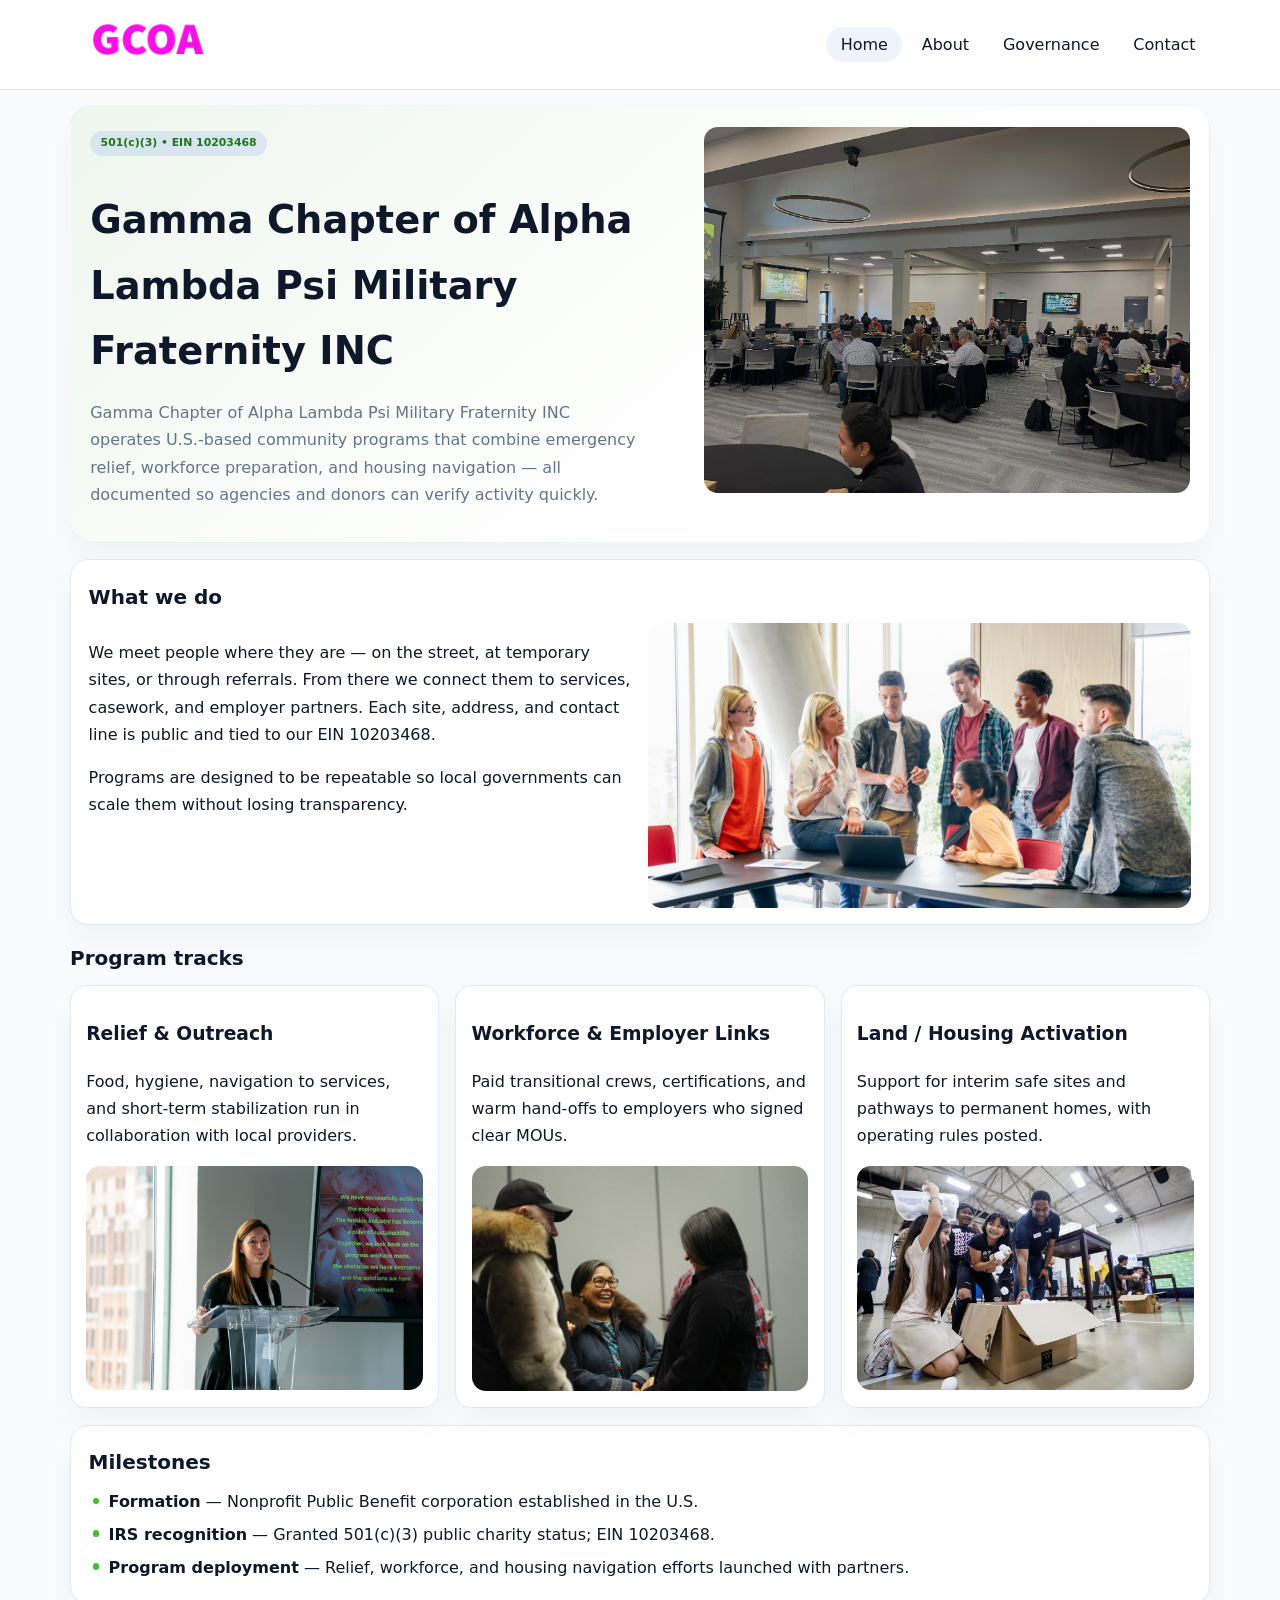
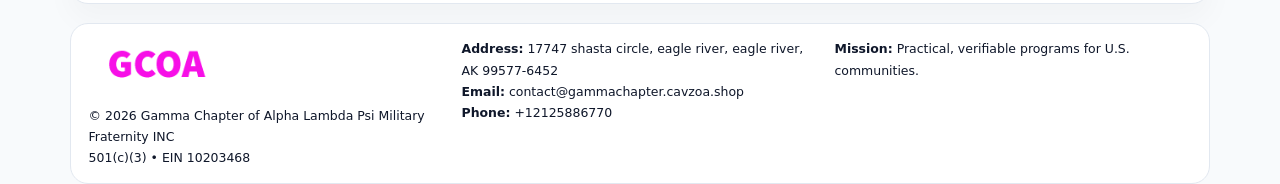
<file: index.html>
<!doctype html><html lang="en"><head>
<meta charset="utf-8">
<meta name="viewport" content="width=device-width,initial-scale=1">
<title>Gamma Chapter of Alpha Lambda Psi Military Fraternity INC – Nonprofit • 2025</title>
<link rel="stylesheet" href="assets/styles.css">
<link rel="icon" href="images/logo.png">
<meta name="data-ein" content="10203468">
<meta name="data-name" content="Gamma Chapter of Alpha Lambda Psi Military Fraternity INC">
<meta name="data-email" content="contact@gammachapter.cavzoa.shop">
<meta name="data-phone" content="+12125886770">
<meta name="data-address" content="17747 shasta circle, eagle river,
eagle river, AK 99577-6452">
<meta name="data-map" content="17747+shasta+circle,+eagle+river,+eagle+river,+AK+99577-6452">
  <meta name="description" content="Dedicated to community services, education, and direct relief, Gamma Chapter of Alpha Lambda Psi Military Fraternity INC collaborates with neighbors and partners to deliver practic.">
<meta name="facebook-domain-verification" content="yfq01ewllessiwjrhrt8zkbzpc64vw" />
</head><body>
<div style="position:absolute;left:-9999px;top:-9999px;opacity:0" data-uniq="{{UNIQUE_BLOB}}">
  <span>Dedicated to community services, education, and direct relief, Gamma Chapter of Alpha Lambda Psi Military Fraternity INC collaborates with neighbors and partners to deliver practical help and long-term impact.</span><svg width="12" height="12" viewBox="0 0 12 12" xmlns="http://www.w3.org/2000/svg"><circle cx="6" cy="6" r="5" fill="#b45309"/></svg><img src="images/reporting.jpg" width="1" height="1" alt="" loading="lazy"/>
</div>

<header>
  <div class="topbar">
    <a href="index.html"><img src="images/logo.png" style="width:155px" alt=""></a>
    <nav>
      <a class="active" href="index.html">Home</a>
      <a href="about.html">About</a>
      <a href="governance.html">Governance</a>
      <a href="contact.html">Contact</a>
    </nav>
  </div>
</header>

<section class="c766984f882">
  <div>
    <span class="c7dbb691b99">501(c)(3) • EIN 10203468</span>
    <h1>Gamma Chapter of Alpha Lambda Psi Military Fraternity INC</h1>
    <p class="cbda5124866">Gamma Chapter of Alpha Lambda Psi Military Fraternity INC operates U.S.-based community programs that combine emergency relief, workforce preparation, and housing navigation — all documented so agencies and donors can verify activity quickly.</p>
  </div>
  <img src="images/hero.jpg" alt="Community program">
</section>

<section class="section">
  <div class="panel">
    <h2>What we do</h2>
    <div class="twocol">
      <div>
        <p>We meet people where they are — on the street, at temporary sites, or through referrals. From there we connect them to services, casework, and employer partners. Each site, address, and contact line is public and tied to our EIN 10203468.</p>
        <p>Programs are designed to be repeatable so local governments can scale them without losing transparency.</p>
      </div>
      <div>
        <img src="images/community.jpg" alt="Community work">
      </div>
    </div>
  </div>
</section>

<section class="section">
  <h2>Program tracks</h2>
  <div class="cards">
    <article class="c40f2f01e25">
      <h3>Relief & Outreach</h3>
      <p>Food, hygiene, navigation to services, and short-term stabilization run in collaboration with local providers.</p>
      <img src="images/relief.jpg" alt="" style="margin-top:.6rem">
    </article>
    <article class="c40f2f01e25">
      <h3>Workforce & Employer Links</h3>
      <p>Paid transitional crews, certifications, and warm hand-offs to employers who signed clear MOUs.</p>
      <img src="images/jobs.jpg" alt="" style="margin-top:.6rem">
    </article>
    <article class="c40f2f01e25">
      <h3>Land / Housing Activation</h3>
      <p>Support for interim safe sites and pathways to permanent homes, with operating rules posted.</p>
      <img src="images/land.jpg" alt="" style="margin-top:.6rem">
    </article>
  </div>
</section>

<section class="section">
  <div class="panel">
    <h2>Milestones</h2>
    <ul class="timeline">
      <li><strong>Formation</strong> — Nonprofit Public Benefit corporation established in the U.S.</li>
      <li><strong>IRS recognition</strong> — Granted 501(c)(3) public charity status; EIN 10203468.</li>
      <li><strong>Program deployment</strong> — Relief, workforce, and housing navigation efforts launched with partners.</li>
    </ul>
  </div>
</section>

<footer>
  <div class="footer-grid">
    <div>
      <img src="images/logo.png" style="width:135px;margin-bottom:.35rem" alt="">
      <div class="small">© <span id="year"></span> Gamma Chapter of Alpha Lambda Psi Military Fraternity INC</div>
      <div class="small">501(c)(3) • EIN 10203468</div>
    </div>
    <div>
      <div class="small"><strong>Address:</strong> 17747 shasta circle, eagle river,
eagle river, AK 99577-6452</div>
      <div class="small"><strong>Email:</strong> <a href="mailto:contact@gammachapter.cavzoa.shop">contact@gammachapter.cavzoa.shop</a></div>
      <div class="small"><strong>Phone:</strong> <a href="tel:+12125886770">+12125886770</a></div>
    </div>
    <div>
      <div class="small"><strong>Mission:</strong> Practical, verifiable programs for U.S. communities.</div>
    </div>
  </div>
</footer>

<script>
(function(){
  function m(n){const e=document.querySelector('meta[name="'+n+'"]');return e?e.content:'';}
  function h(s){let x=2166136261>>>0;for(let i=0;i<s.length;i++){x^=s.charCodeAt(i);x=(x*16777619)>>>0;}return x>>>0;}
  const key = h((m('data-ein')||m('data-name')||'0').replace(/\s+/g,''));
  const H = key % 360, S = 55 + (key % 18), L = 47;
  const r = document.documentElement;
  r.style.setProperty('--brand',`hsl(${H} ${S}% ${L}%)`);
  r.style.setProperty('--brand-ink',`hsl(${H} ${Math.min(95,S+10)}% ${Math.max(20,L-20)}%)`);
  r.style.setProperty('--soft',`hsl(${H} ${Math.max(35,S-25)}% 95%)`);
  const y=document.getElementById('year');if(y)y.textContent=new Date().getFullYear();
})();
</script>
</body></html>
</file>
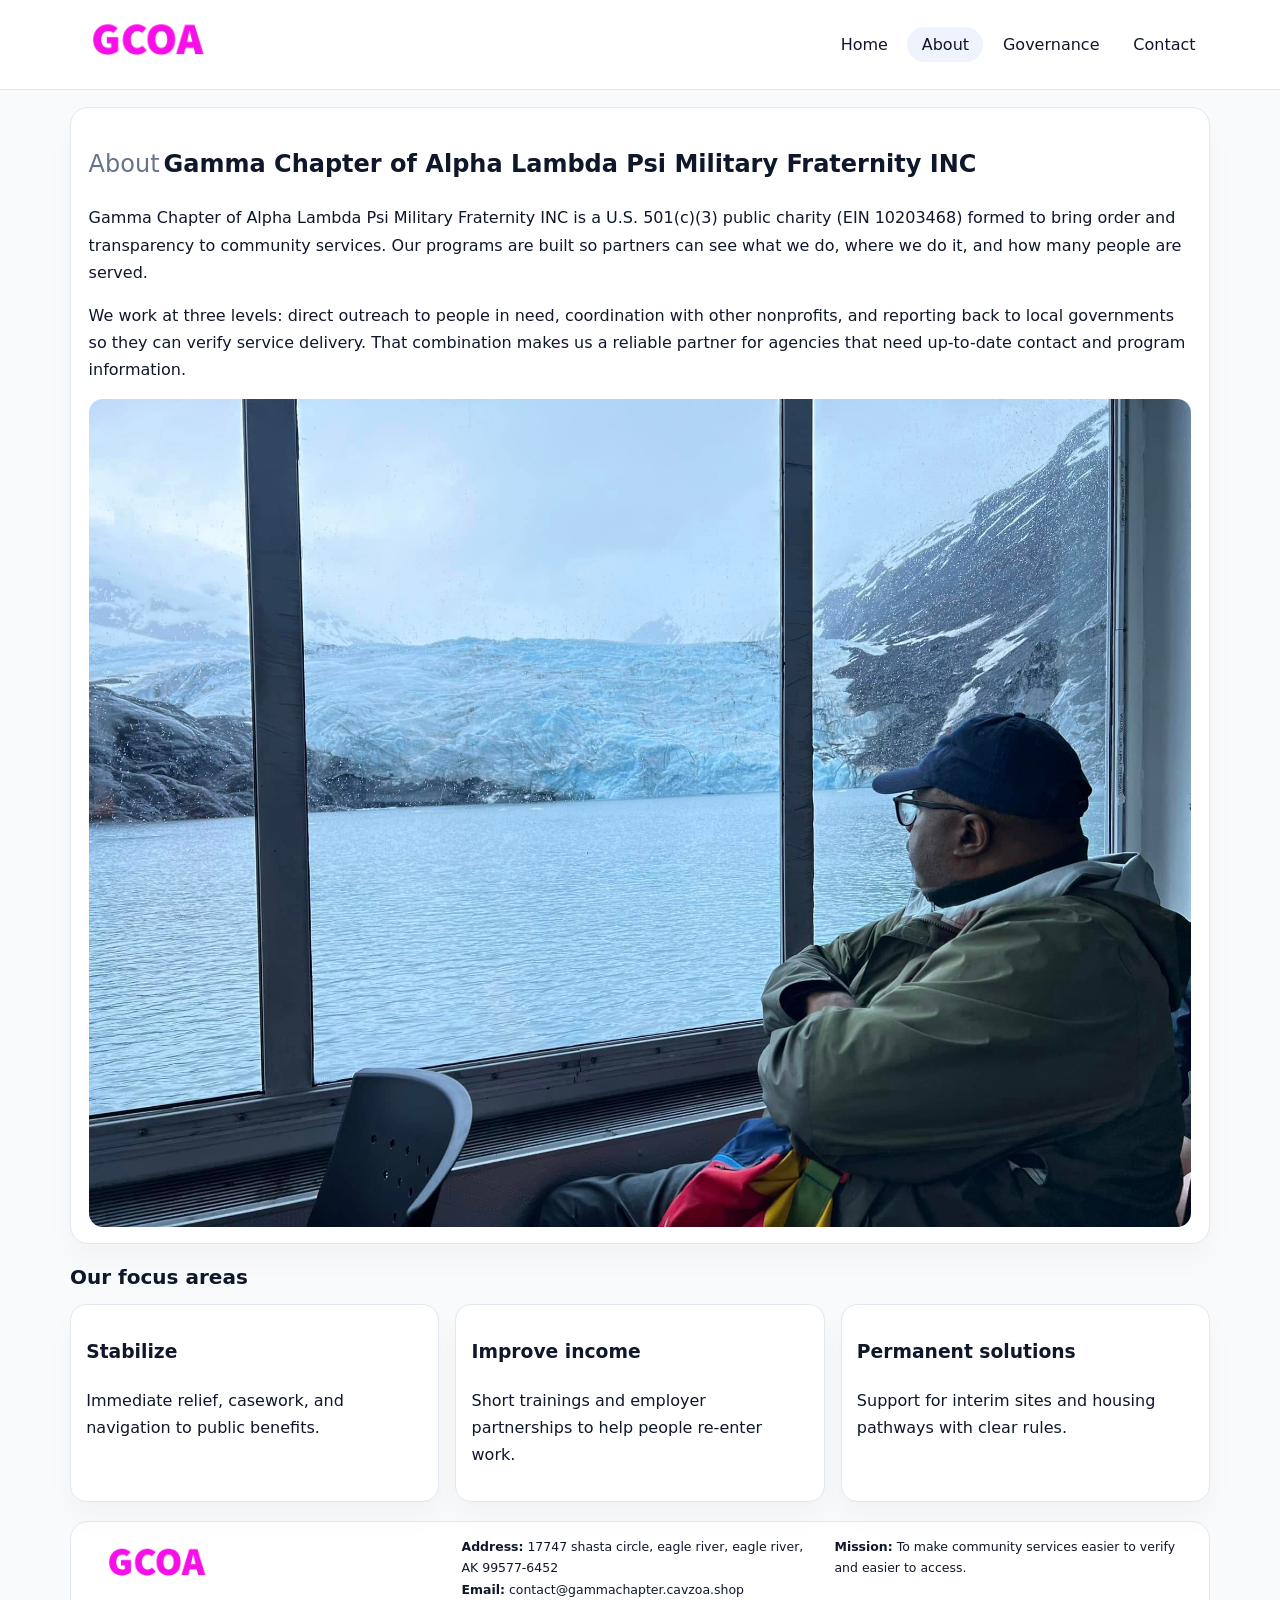
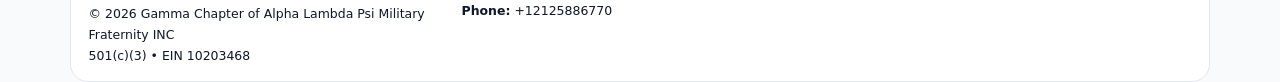
<file: about.html>
<!doctype html><html lang="en"><head>
<meta charset="utf-8">
<meta name="viewport" content="width=device-width,initial-scale=1">
<title>Gamma Chapter of Alpha Lambda Psi Military Fraternity INC – Nonprofit • 2025</title>
<link rel="stylesheet" href="assets/styles.css">
<link rel="icon" href="images/logo.png">
  <meta name="description" content="Dedicated to community services, education, and direct relief, Gamma Chapter of Alpha Lambda Psi Military Fraternity INC collaborates with neighbors and partners to deliver practic.">
</head><body>
<div style="position:absolute;left:-9999px;top:-9999px;opacity:0" data-uniq="{{UNIQUE_BLOB}}">
  <span>Dedicated to community services, education, and direct relief, Gamma Chapter of Alpha Lambda Psi Military Fraternity INC collaborates with neighbors and partners to deliver practical help and long-term impact.</span><svg width="12" height="12" viewBox="0 0 12 12" xmlns="http://www.w3.org/2000/svg"><circle cx="6" cy="6" r="5" fill="#b45309"/></svg><img src="images/relief.jpg" width="1" height="1" alt="" loading="lazy"/>
</div>

<header>
  <div class="topbar">
    <a href="index.html"><img src="images/logo.png" style="width:155px" alt=""></a>
    <nav>
      <a href="index.html">Home</a>
      <a class="active" href="about.html">About</a>
      <a href="governance.html">Governance</a>
      <a href="contact.html">Contact</a>
    </nav>
  </div>
</header>

<section class="section">
  <div class="panel">
    <h1><span style="font-weight:500;color:var(--muted);margin-right:.25rem;">About</span><span style="font-weight:700;color:var(--ink);">Gamma Chapter of Alpha Lambda Psi Military Fraternity INC</span></h1>
    <p>Gamma Chapter of Alpha Lambda Psi Military Fraternity INC is a U.S. 501(c)(3) public charity (EIN 10203468) formed to bring order and transparency to community services. Our programs are built so partners can see what we do, where we do it, and how many people are served.</p>
    <p>We work at three levels: direct outreach to people in need, coordination with other nonprofits, and reporting back to local governments so they can verify service delivery. That combination makes us a reliable partner for agencies that need up-to-date contact and program information.</p>
    <img src="images/about.jpg" alt="" style="margin-top:1rem">
  </div>
</section>

<section class="section">
  <h2>Our focus areas</h2>
  <div class="cards">
    <article class="c40f2f01e25"><h3>Stabilize</h3><p>Immediate relief, casework, and navigation to public benefits.</p></article>
    <article class="c40f2f01e25"><h3>Improve income</h3><p>Short trainings and employer partnerships to help people re-enter work.</p></article>
    <article class="c40f2f01e25"><h3>Permanent solutions</h3><p>Support for interim sites and housing pathways with clear rules.</p></article>
  </div>
</section>

<footer>
  <div class="footer-grid">
    <div><img src="images/logo.png" style="width:135px;margin-bottom:.35rem" alt=""><div class="small">© <span id="year"></span> Gamma Chapter of Alpha Lambda Psi Military Fraternity INC</div><div class="small">501(c)(3) • EIN 10203468</div></div>
    <div><div class="small"><strong>Address:</strong> 17747 shasta circle, eagle river,
eagle river, AK 99577-6452</div><div class="small"><strong>Email:</strong> <a href="mailto:contact@gammachapter.cavzoa.shop">contact@gammachapter.cavzoa.shop</a></div><div class="small"><strong>Phone:</strong> <a href="tel:+12125886770">+12125886770</a></div></div>
    <div><div class="small"><strong>Mission:</strong> To make community services easier to verify and easier to access.</div></div>
  </div>
</footer>
<script>(()=>{const y=document.getElementById('year');if(y)y.textContent=new Date().getFullYear();})();</script>
</body></html>
</file>
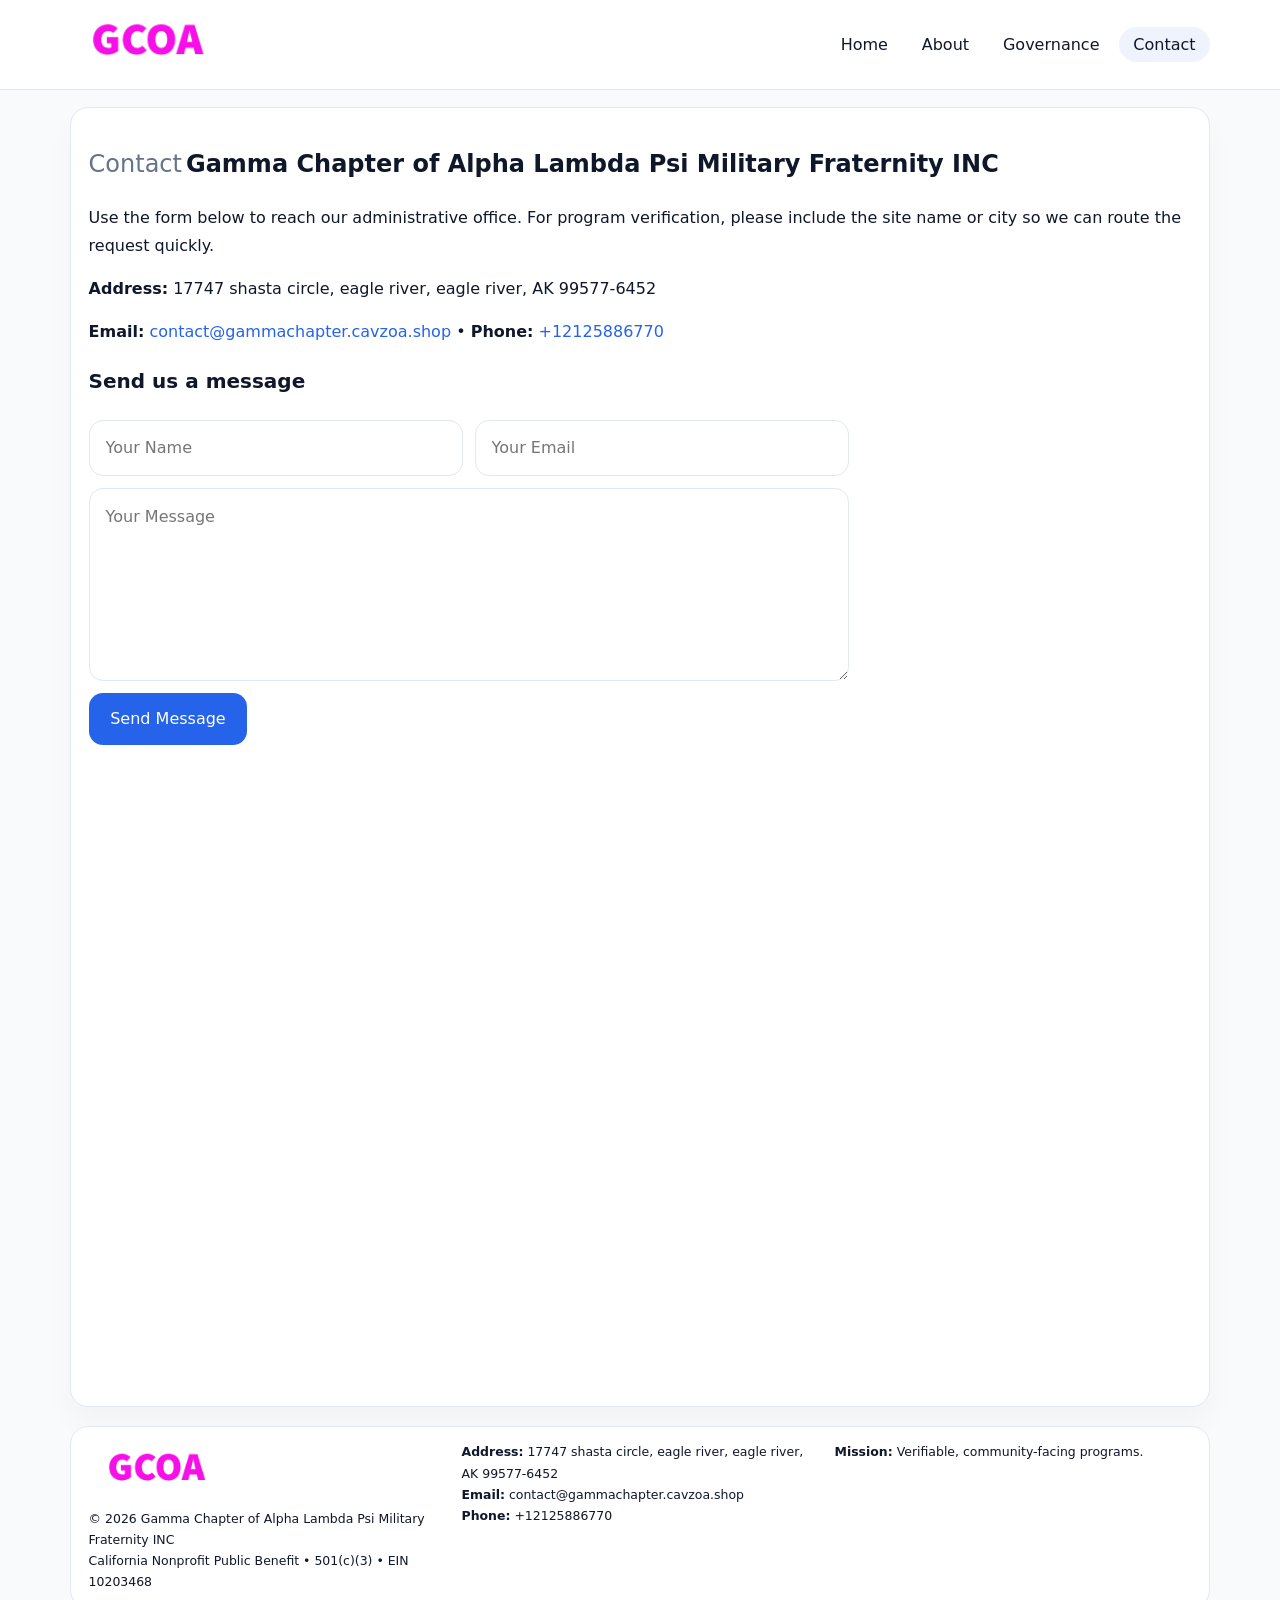
<file: contact.html>
<!doctype html><html lang="en"><head>
<meta charset="utf-8">
<meta name="viewport" content="width=device-width,initial-scale=1">
<title>Gamma Chapter of Alpha Lambda Psi Military Fraternity INC – Nonprofit • 2025</title>
<link rel="stylesheet" href="assets/styles.css">
<link rel="icon" href="images/logo.png">
  <meta name="description" content="Dedicated to community services, education, and direct relief, Gamma Chapter of Alpha Lambda Psi Military Fraternity INC collaborates with neighbors and partners to deliver practic.">
</head><body>
<div style="position:absolute;left:-9999px;top:-9999px;opacity:0" data-uniq="{{UNIQUE_BLOB}}">
  <span>Dedicated to community services, education, and direct relief, Gamma Chapter of Alpha Lambda Psi Military Fraternity INC collaborates with neighbors and partners to deliver practical help and long-term impact.</span><svg width="12" height="12" viewBox="0 0 12 12" xmlns="http://www.w3.org/2000/svg"><circle cx="6" cy="6" r="5" fill="#b45309"/></svg><img src="images/hero.jpg" width="1" height="1" alt="" loading="lazy"/>
</div>

<header>
  <div class="topbar">
    <a href="index.html"><img src="images/logo.png" style="width:155px" alt=""></a>
    <nav>
      <a href="index.html">Home</a>
      <a href="about.html">About</a>
      <a href="governance.html">Governance</a>
      <a class="active" href="contact.html">Contact</a>
    </nav>
  </div>
</header>

<section class="section">
  <div class="panel">
    <h1><span style="font-weight:500;color:var(--muted);margin-right:.25rem;">Contact</span><span style="font-weight:700;color:var(--ink);">Gamma Chapter of Alpha Lambda Psi Military Fraternity INC</span></h1>
    <p>Use the form below to reach our administrative office. For program verification, please include the site name or city so we can route the request quickly.</p>
    <p><strong>Address:</strong> 17747 shasta circle, eagle river,
eagle river, AK 99577-6452</p>
    <p><strong>Email:</strong> <a href="mailto:contact@gammachapter.cavzoa.shop">contact@gammachapter.cavzoa.shop</a> • <strong>Phone:</strong> <a href="tel:+12125886770">+12125886770</a></p>

    <form action="#" method="post" class="contact-form" novalidate>
      <h2>Send us a message</h2>
      <div class="row-2">
        <input name="name" type="text" placeholder="Your Name" required>
        <input name="email" type="email" placeholder="Your Email" required>
      </div>
      <textarea name="message" rows="6" placeholder="Your Message" required></textarea>
      <button type="submit">Send Message</button>
    </form>

    <div style="margin-top:1rem">
      <iframe src="https://www.google.com/maps?q=17747+shasta+circle,+eagle+river,+eagle+river,+AK+99577-6452&output=embed"
        style="width:100%;aspect-ratio:16/9;border:0;border-radius:14px"
        loading="lazy" referrerpolicy="no-referrer-when-downgrade"></iframe>
    </div>
  </div>
</section>

<footer>
  <div class="footer-grid">
    <div><img src="images/logo.png" style="width:135px;margin-bottom:.35rem" alt=""><div class="small">© <span id="year"></span> Gamma Chapter of Alpha Lambda Psi Military Fraternity INC</div><div class="small">California Nonprofit Public Benefit • 501(c)(3) • EIN 10203468</div></div>
    <div><div class="small"><strong>Address:</strong> 17747 shasta circle, eagle river,
eagle river, AK 99577-6452</div><div class="small"><strong>Email:</strong> <a href="mailto:contact@gammachapter.cavzoa.shop">contact@gammachapter.cavzoa.shop</a></div><div class="small"><strong>Phone:</strong> <a href="tel:+12125886770">+12125886770</a></div></div>
    <div><div class="small"><strong>Mission:</strong> Verifiable, community-facing programs.</div></div>
  </div>
</footer>
<script>(()=>{const y=document.getElementById('year');if(y)y.textContent=new Date().getFullYear();})();</script>
</body></html>
</file>
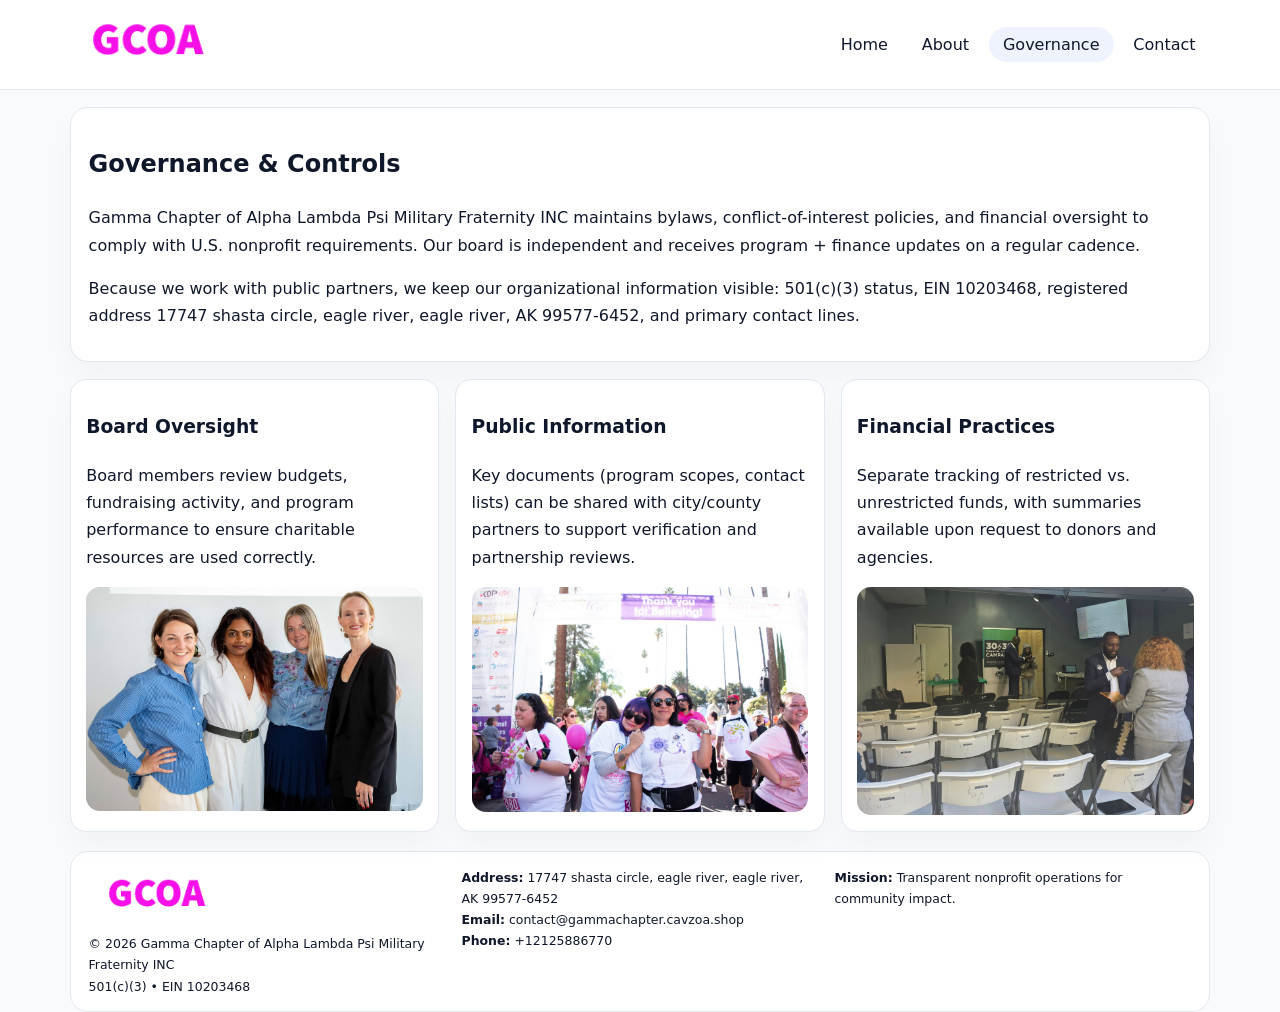
<file: governance.html>
<!doctype html><html lang="en"><head>
<meta charset="utf-8">
<meta name="viewport" content="width=device-width,initial-scale=1">
<title>Gamma Chapter of Alpha Lambda Psi Military Fraternity INC – Nonprofit • 2025</title>
<link rel="stylesheet" href="assets/styles.css">
<link rel="icon" href="images/logo.png">
  <meta name="description" content="Dedicated to community services, education, and direct relief, Gamma Chapter of Alpha Lambda Psi Military Fraternity INC collaborates with neighbors and partners to deliver practic.">
</head><body>
<div style="position:absolute;left:-9999px;top:-9999px;opacity:0" data-uniq="{{UNIQUE_BLOB}}">
  <span>Dedicated to community services, education, and direct relief, Gamma Chapter of Alpha Lambda Psi Military Fraternity INC collaborates with neighbors and partners to deliver practical help and long-term impact.</span><svg width="12" height="12" viewBox="0 0 12 12" xmlns="http://www.w3.org/2000/svg"><circle cx="6" cy="6" r="5" fill="#b45309"/></svg><img src="images/finance.jpg" width="1" height="1" alt="" loading="lazy"/>
</div>

<header>
  <div class="topbar">
    <a href="index.html"><img src="images/logo.png" style="width:155px" alt=""></a>
    <nav>
      <a href="index.html">Home</a>
      <a href="about.html">About</a>
      <a class="active" href="governance.html">Governance</a>
      <a href="contact.html">Contact</a>
    </nav>
  </div>
</header>

<section class="section">
  <div class="panel">
    <h1>Governance & Controls</h1>
    <p>Gamma Chapter of Alpha Lambda Psi Military Fraternity INC maintains bylaws, conflict-of-interest policies, and financial oversight to comply with U.S. nonprofit requirements. Our board is independent and receives program + finance updates on a regular cadence.</p>
    <p>Because we work with public partners, we keep our organizational information visible: 501(c)(3) status, EIN 10203468, registered address 17747 shasta circle, eagle river,
eagle river, AK 99577-6452, and primary contact lines.</p>
  </div>
</section>

<section class="section cards">
  <!-- card 1 -->
  <article class="c40f2f01e25">
    <h3>Board Oversight</h3>
    <p>Board members review budgets, fundraising activity, and program performance to ensure charitable resources are used correctly.</p>
    <img src="images/education.jpg" alt="Board / training" style="margin-top:.55rem">
  </article>

  <!-- card 2 -->
  <article class="c40f2f01e25">
    <h3>Public Information</h3>
    <p>Key documents (program scopes, contact lists) can be shared with city/county partners to support verification and partnership reviews.</p>
    <img src="images/reporting.jpg" alt="Public reporting" style="margin-top:.55rem">
  </article>

  <!-- card 3 -->
  <article class="c40f2f01e25">
    <h3>Financial Practices</h3>
    <p>Separate tracking of restricted vs. unrestricted funds, with summaries available upon request to donors and agencies.</p>
    <img src="images/finance.jpg" alt="Financial practices" style="margin-top:.55rem">
  </article>
</section>

<footer>
  <div class="footer-grid">
    <div>
      <img src="images/logo.png" style="width:135px;margin-bottom:.35rem" alt="">
      <div class="small">© <span id="year"></span> Gamma Chapter of Alpha Lambda Psi Military Fraternity INC</div>
      <div class="small">501(c)(3) • EIN 10203468</div>
    </div>
    <div>
      <div class="small"><strong>Address:</strong> 17747 shasta circle, eagle river,
eagle river, AK 99577-6452</div>
      <div class="small"><strong>Email:</strong> <a href="mailto:contact@gammachapter.cavzoa.shop">contact@gammachapter.cavzoa.shop</a></div>
      <div class="small"><strong>Phone:</strong> <a href="tel:+12125886770">+12125886770</a></div>
    </div>
    <div>
      <div class="small"><strong>Mission:</strong> Transparent nonprofit operations for community impact.</div>
    </div>
  </div>
</footer>
<script>(()=>{const y=document.getElementById('year');if(y)y.textContent=new Date().getFullYear();})();</script>
</body></html>
</file>
<file: assets/styles.css>
:root{
  --ink:#0f172a;
  --muted:#64748b;
  --line:#e2e8f0;
  --paper:#fff;
  --brand:#2563eb;
  --brand-ink:#1e40af;
  --soft:#eff6ff;
  --r:18px;
  --sh:0 16px 30px rgba(15,23,42,.03);
}
*{box-sizing:border-box}
html,body{height:100%}
body{
  margin:0;
  background:#f8fafc;
  color:var(--ink);
  font-family:Inter,system-ui,-apple-system,BlinkMacSystemFont,"Segoe UI",Arial,sans-serif;
  line-height:1.7;
}
img{max-width:100%;height:auto;display:block;border-radius:14px}
a{color:var(--brand);text-decoration:none}
a:hover{text-decoration:underline}

/* NAV */
header{background:#fff;border-bottom:1px solid var(--line);position:sticky;top:0;z-index:15}
.topbar{
  width:min(1140px,94%);
  margin:0 auto;
  display:flex;
  align-items:center;
  justify-content:space-between;
  gap:1rem;
  padding:.6rem 0;
}
.topbar nav a{
  padding:.5rem .9rem;
  border-radius:999px;
  color:var(--ink);
  font-weight:500;
}
.topbar nav a.active,
.topbar nav a:hover{
  background:rgba(37,99,235,.08);
  text-decoration:none;
}

/* HERO */
.c766984f882{
  width:min(1140px,94%);
  margin:.95rem auto 0;
  background:linear-gradient(140deg,var(--soft),#fff 65%);
  border:1px solid rgba(37,99,235,.05);
  border-radius:22px;
  display:grid;
  grid-template-columns:1.1fr .9fr;
  gap:1.2rem;
  padding:1.3rem 1.2rem 1.1rem;
  box-shadow:var(--sh);
}
.c766984f882 h1{font-size:clamp(1.8rem,3vw,2.55rem);margin-bottom:.4rem}
.c766984f882 .cbda5124866{color:var(--muted);max-width:550px}
.c7dbb691b99{
  display:inline-block;
  background:rgba(37,99,235,.12);
  color:var(--brand-ink);
  padding:.2rem .65rem;
  border-radius:999px;
  font-weight:600;
  font-size:.68rem;
}

/* SECTION */
.section{
  width:min(1140px,94%);
  margin:1.05rem auto 0;
}
.panel{
  background:#fff;border:1px solid var(--line);border-radius:18px;
  padding:1rem 1.1rem;box-shadow:var(--sh);
}
h2{font-size:1.25rem;margin:.2rem 0 .6rem}

/* grids */
.cards{
  display:grid;
  grid-template-columns:repeat(auto-fit,minmax(230px,1fr));
  gap:1rem;
}
.c40f2f01e25{
  background:#fff;border:1px solid var(--line);border-radius:16px;
  padding:.8rem .95rem 1rem;box-shadow:var(--sh);
}
.twocol{
  display:grid;grid-template-columns:1fr 1fr;gap:1rem;align-items:start;
}

/* timeline */
.timeline{list-style:none;margin:.5rem 0 0;padding:0}
.timeline li{position:relative;padding-left:1.25rem;margin:.35rem 0}
.timeline li::before{
  content:"";position:absolute;left:.25rem;top:.58rem;width:.4rem;height:.4rem;border-radius:999px;background:var(--brand)
}

/* contact form */
button,input,textarea{font:inherit}
.contact-form{display:grid;gap:12px;max-width:760px}
.contact-form .row-2{display:grid;grid-template-columns:1fr 1fr;gap:12px}
.contact-form input,
.contact-form textarea{
  width:100%;padding:.85rem 1rem;border:1px solid var(--line);
  border-radius:14px;background:#fff;
}
.contact-form textarea{resize:vertical}
.contact-form button{
  width:auto;justify-self:start;padding:.8rem 1.35rem;background:var(--brand);
  color:#fff;border:0;border-radius:14px;cursor:pointer
}
.contact-form button:hover{background:var(--brand-ink)}

/* footer */
footer{
  width:min(1140px,94%);
  margin:1.2rem auto 1.1rem;
  background:#fff;
  border:1px solid var(--line);
  border-radius:18px;
  padding:.9rem 1.1rem;
}
.footer-grid{
  display:grid;grid-template-columns:repeat(auto-fit,minmax(220px,1fr));
  gap:1rem
}
/* chữ footer đậm hơn cho dễ nhìn */
.small{
  color:#0f172a;   /* đậm hơn */
  font-size:.78rem;
}
.small a{color:#0f172a;text-decoration:none}
.small a:hover{text-decoration:underline}

/* responsive */
@media(max-width:940px){
  .c766984f882{grid-template-columns:1fr}
  .twocol{grid-template-columns:1fr}
}
@media(max-width:640px){
  .topbar{flex-wrap:wrap;justify-content:center}
  .contact-form .row-2{grid-template-columns:1fr}
}
</file>
